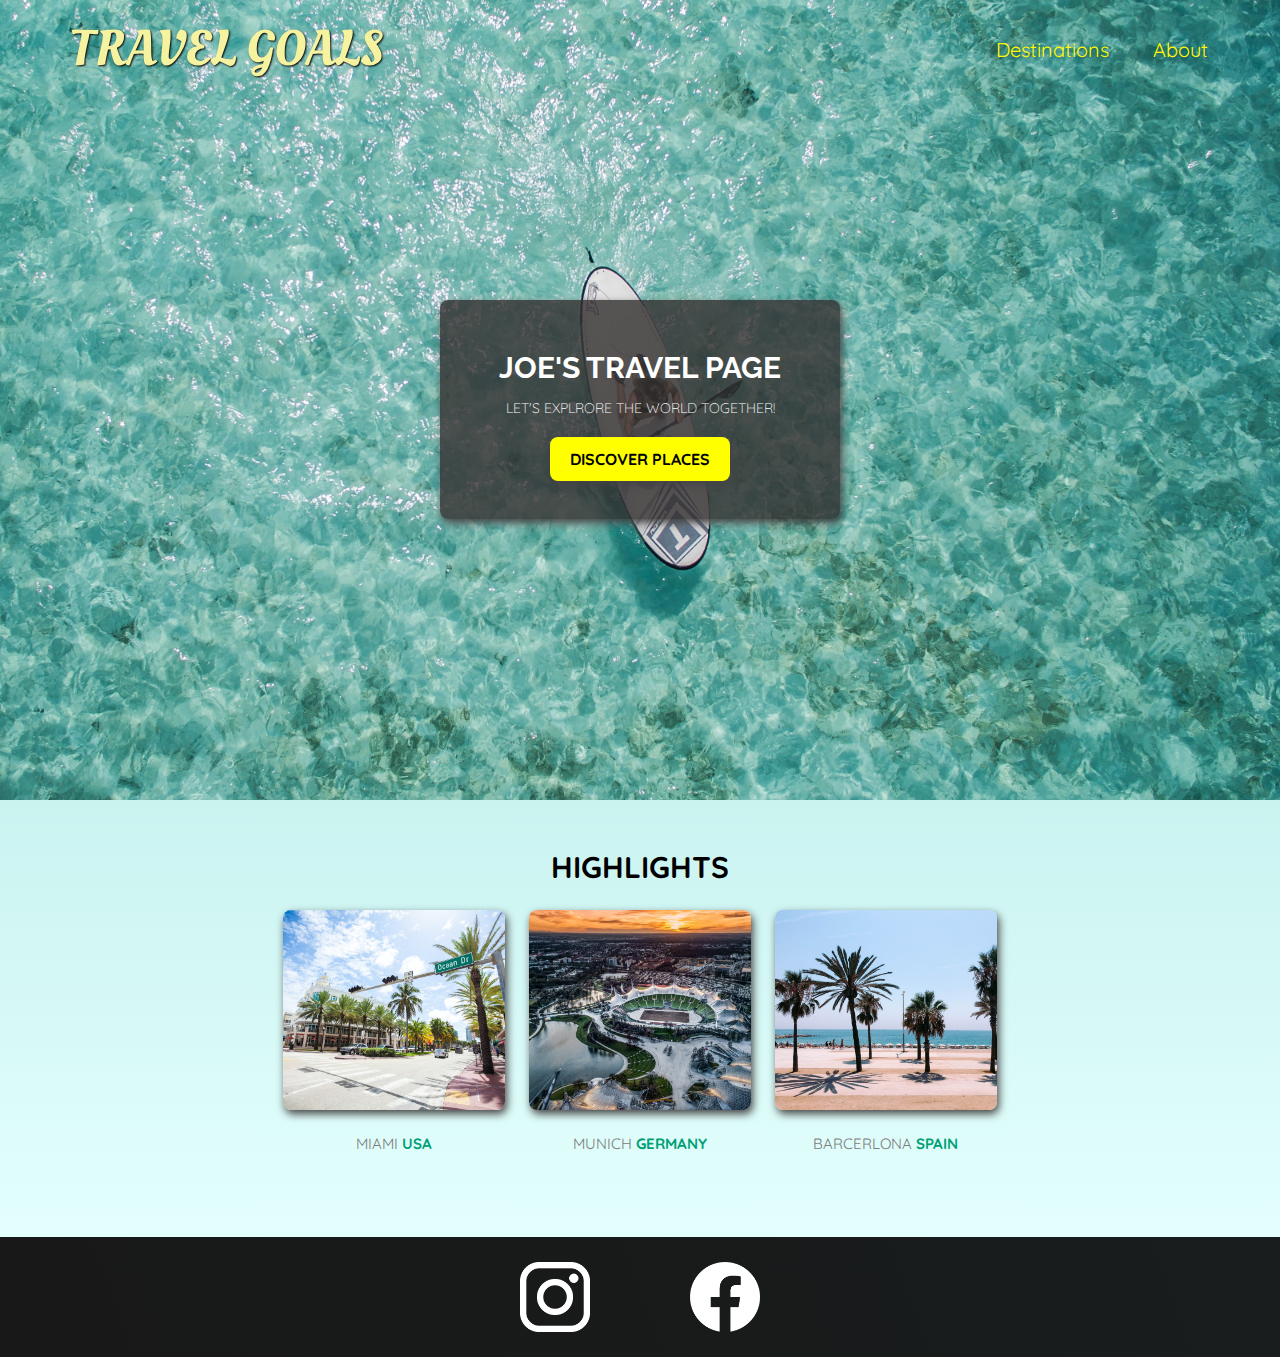
<file: travel_project/index.html>
<!DOCTYPE html>
<html lang="en">

<head>
    <meta charset="UTF-8">
    <meta name="viewport" content="width=device-width, initial-scale=1.0">
    <title>Travel Goals</title>
    <link rel="stylesheet"
        href="https://fonts.googleapis.com/css2?family=Oleo+Script:wght@400;700&family=Quicksand:wght@300..700&family=Raleway:ital,wght@0,100..900;1,100..900&display=swap">
    <link rel="stylesheet" href="./style.css">
    <link rel="stylesheet" href="./style2.css">
</head>

<body>
    <header>
        <div id="page-logo">
            <a href="./index.html">Travel Goals</a>
        </div>
        <nav>
            <ul>
                <li><a href="./place.html">Destinations</a></li>
                <li><a href="">About</a></li>
            </ul>
        </nav>
    </header>
    <main>
        <section id="main">
            <div id="main-content">
                <h1>JOE'S TRAVEL PAGE</h1>
                <p>LET'S EXPLRORE THE WORLD TOGETHER!</p>
                <a href="./place.html">DISCOVER PLACES</a>
            </div>
        </section>
        <section id="highlight">
            <h2>HIGHLIGHTS</h2>
            <ul id="des">
                <li class="desti">
                    <img src="./image/miami.jpg" alt="Miami street">
                    <p>Miami <strong>USA</strong></p>
                </li>
                <li class="desti">
                    <img src="./image/munich.jpg" alt="Munich stadium">
                    <p>Munich <strong>GERMANY</strong></p>
                </li>
                <li class="desti">
                    <img src="./image/barcelona.jpg" alt="Beach in barcelona">
                    <p>Barcerlona <strong>SPAIN</strong></p>
                </li>
            </ul>
        </section>
    </main>
    <footer>
        <ul>
            <li>
                <a href="https://www.instagram.com">
                    <img src="./icons/insta.png" alt="">
                </a>
            </li>
            <li>
                <a href="https://www.facebook.com">
                    <img src="./icons/facebook.png" alt="">
                </a>
            </li>
        </ul>
    </footer>
</body>

</html>
</file>
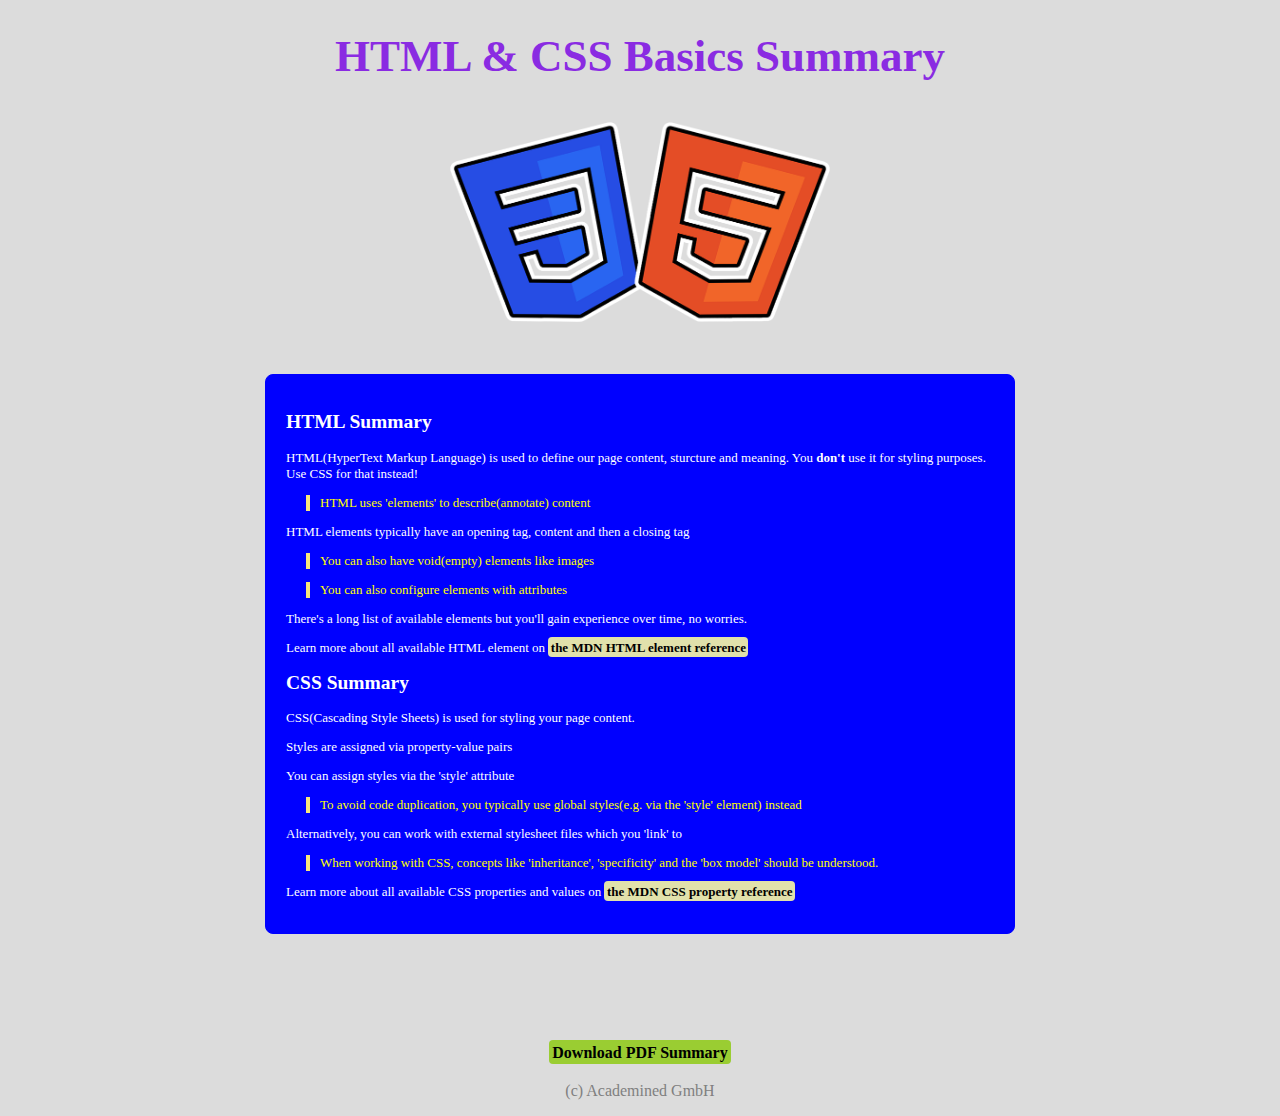
<file: homework/exercise1.html>
<!DOCTYPE html>
<html lang="en">

<head>
    <meta charset="UTF-8">
    <link rel="stylesheet" href="./style1.css">
    <meta name="viewport" content="width=device-width, initial-scale=1.0">
    <title>EXERCISE 1</title>
</head>

<body>
    <div id="header">
        <h1>HTML & CSS Basics Summary</h1>
        <img src="./html-css.png" alt="">
    </div>
    <div id="main-content">
        <ul>
            <li>
                <h2>HTML Summary</h2>
                <p>
                    HTML(HyperText Markup Language) is used to define our page
                    content, sturcture and meaning. You <span style="font-weight: bold">don't</span> use it for
                    styling purposes. Use CSS for that instead!
                </p>
                <p class="hightlight">
                    HTML uses 'elements' to describe(annotate) content
                </p>
                <p>
                    HTML elements typically have an opening tag, content and then a
                    closing tag
                </p>
                <p class="hightlight">
                    You can also have void(empty) elements like images
                </p>
                <p class="hightlight">
                    You can also configure elements with attributes
                </p>
                <p>
                    There's a long list of available elements but you'll gain
                    experience over time, no worries.
                </p>
                <p>Learn more about all available HTML element on
                <a href="https://www.w3schools.com/">the MDN HTML element reference</a></p>
            </li>
            <li>
                <h2>CSS Summary</h2>
                <p>
                    CSS(Cascading Style Sheets) is used for styling your page content.
                </p>
                <p>
                    Styles are assigned via property-value pairs
                </p>
                <p>
                    You can assign styles via the 'style' attribute
                </p>
                <p class="hightlight">
                    To avoid code duplication, you typically use global styles(e.g.
                    via the 'style' element) instead
                </p>
                <p>
                    Alternatively, you can work with external stylesheet files which
                    you 'link' to
                </p>
                <p class="hightlight">
                    When working with CSS, concepts like 'inheritance', 'specificity'
                    and the 'box model' should be understood.
                </p>
                <p>
                    Learn more about all available CSS properties and values on
                    <a href="https://www.w3schools.com/">the MDN CSS property reference</a>
                </p>
            </li>
        </ul>
    </div>
    <div id="footer">
        <a href="https://ww2.cs.fsu.edu/~jayarama/webdev16/Slides/HTML2.pdf">Download PDF Summary</a>
        <p>(c) Academined GmbH</p>
    </div>
</body>

</html>
</file>
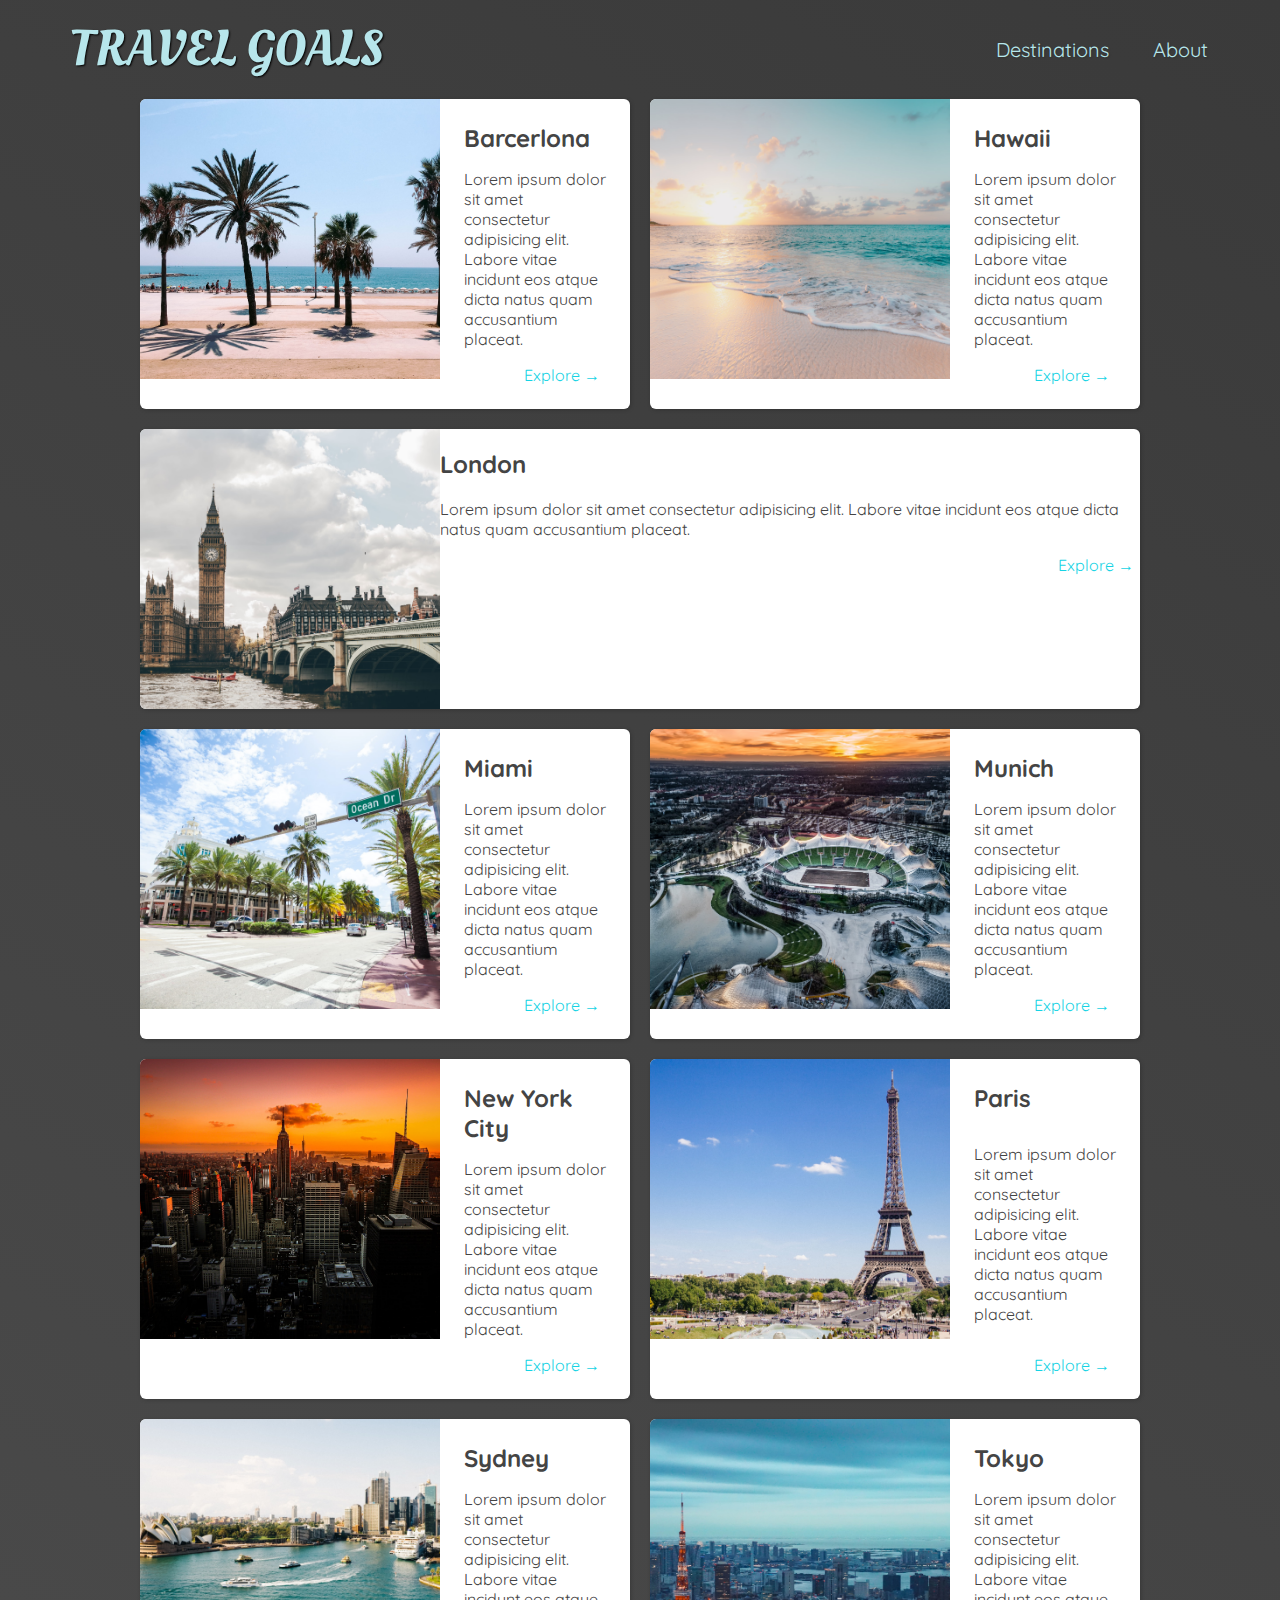
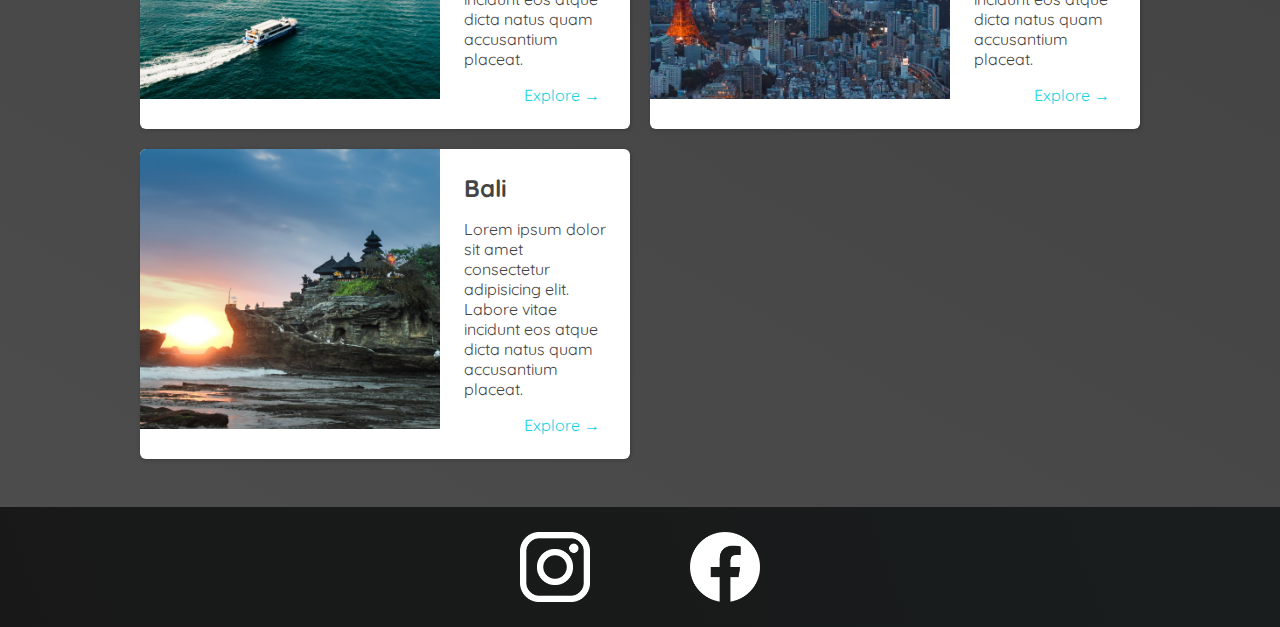
<file: travel_project/place.html>
<!DOCTYPE html>
<html lang="en">

<head>
    <meta charset="UTF-8">
    <meta name="viewport" content="width=\, initial-scale=1.0">
    <title>Travel Goals</title>
    <link rel="stylesheet"
        href="https://fonts.googleapis.com/css2?family=Oleo+Script:wght@400;700&family=Quicksand:wght@300..700&family=Raleway:ital,wght@0,100..900;1,100..900&display=swap">
    <link rel="stylesheet" href="./style2.css">
    <link rel="stylesheet" href="./page.css">
</head>

<body>
    <header>
        <div id="page-logo">
            <a href="./index.html">Travel Goals</a>
        </div>
        <nav>
            <ul>
                <li><a href="./place.html">Destinations</a></li>
                <li><a href="">About</a></li>
            </ul>
        </nav>
    </header>
    <main>
        <ul>
            <li>
                <img src="./image/barcelona.jpg" alt="Beach in barcelona">
                <section class="item-content">
                    <h2>Barcerlona</h2>
                    <p>Lorem ipsum dolor sit amet consectetur adipisicing elit. Labore
                        vitae incidunt eos atque dicta natus quam accusantium placeat.
                    </p>
                    <section class="actions">
                        <a href="https://vi.wikipedia.org/wiki/Barcelona">Explore &rarr;</a>
                    </section>
                </section>
            </li>
            <li>
                <img src="./image/hawaii.jpg" alt="Beach in Hawaii">
                <section class="item-content">
                    <h2>Hawaii</h2>
                    <p>Lorem ipsum dolor sit amet consectetur adipisicing elit. Labore
                        vitae incidunt eos atque dicta natus quam accusantium placeat.
                    </p>
                    <section class="actions">
                        <a href="https://vi.wikipedia.org/wiki/Hawaii">Explore &rarr;</a>
                    </section>
                </section>
            </li>
            <li>
                <img src="./image/london.jpg" alt="London">
                <section id="item-content">
                    <h2>London</h2>
                    <p>Lorem ipsum dolor sit amet consectetur adipisicing elit. Labore
                        vitae incidunt eos atque dicta natus quam accusantium placeat.
                    </p>
                    <section class="actions">
                        <a href="https://vi.wikipedia.org/wiki/Lu%C3%A2n_%C4%90%C3%B4n">Explore &rarr;</a>
                    </section>
                </section>
            </li>
            <li>
                <img src="./image/miami.jpg" alt="Miami">
                <section class="item-content">
                    <h2>Miami</h2>
                    <p>Lorem ipsum dolor sit amet consectetur adipisicing elit. Labore
                        vitae incidunt eos atque dicta natus quam accusantium placeat.
                    </p>
                    <section class="actions">
                        <a href="https://vi.wikipedia.org/wiki/Miami">Explore &rarr;</a>
                    </section>
                </section>
            </li>
            <li>
                <img src="./image/munich.jpg" alt="Munich">
                <section class="item-content">
                    <h2>Munich</h2>
                    <p>Lorem ipsum dolor sit amet consectetur adipisicing elit. Labore
                        vitae incidunt eos atque dicta natus quam accusantium placeat.
                    </p>
                    <section class="actions">
                        <a href="https://vi.wikipedia.org/wiki/M%C3%BCnchen">Explore &rarr;</a>
                    </section>
                </section>
            </li>
            <li>
                <img src="./image/new-york-city.jpg" alt="New York">
                <section class="item-content">
                    <h2>New York City</h2>
                    <p>Lorem ipsum dolor sit amet consectetur adipisicing elit. Labore
                        vitae incidunt eos atque dicta natus quam accusantium placeat.
                    </p>
                    <section class="actions">
                        <a href="https://vi.wikipedia.org/wiki/New_York_(ti%E1%BB%83u_bang)">Explore &rarr;</a>
                    </section>
                </section>
            </li>
            <li>
                <img src="./image/paris.jpg" alt="Paris">
                <section class="item-content">
                    <h2>Paris</h2>
                    <p>Lorem ipsum dolor sit amet consectetur adipisicing elit. Labore
                        vitae incidunt eos atque dicta natus quam accusantium placeat.
                    </p>
                    <section class="actions">
                        <a href="https://vi.wikipedia.org/wiki/Paris">Explore &rarr;</a>
                    </section>
                </section>
            </li>
            <li>
                <img src="./image/sydney.jpg" alt="Sydney">
                <section class="item-content">
                    <h2>Sydney</h2>
                        <p>Lorem ipsum dolor sit amet consectetur adipisicing elit. Labore
                            vitae incidunt eos atque dicta natus quam accusantium placeat.
                        </p>
                        <section class="actions">
                            <a href="https://vi.wikipedia.org/wiki/Sydney">Explore &rarr;</a>
                        </section>
                </section>
            </li>
            <li>
                <img src="./image/tokyo.jpg" alt="Tokyo">
                <section class="item-content">
                    <h2>Tokyo</h2>
                    <p>Lorem ipsum dolor sit amet consectetur adipisicing elit. Labore
                        vitae incidunt eos atque dicta natus quam accusantium placeat.
                    </p>
                    <section class="actions">
                        <a href="https://vi.wikipedia.org/wiki/Tokyo">Explore &rarr;</a>
                    </section>
                </section>
            </li>
            <li>
                <img src="./image/bali.jpg" alt="Bali">
                <section class="item-content">
                    <h2>Bali</h2>
                    <p>Lorem ipsum dolor sit amet consectetur adipisicing elit. Labore
                        vitae incidunt eos atque dicta natus quam accusantium placeat.
                    </p>
                    <section class="actions">
                        <a href="https://vi.wikipedia.org/wiki/Bali">Explore &rarr;</a>
                    </section>
                </section>
            </li>
        </ul>
    </main>
    <footer>
        <ul>
            <li>
                <a href="https://www.instagram.com">
                    <img src="./icons/insta.png" alt="">
                </a>
            </li>
            <li>
                <a href="https://www.facebook.com">
                    <img src="./icons/facebook.png" alt="">
                </a>
            </li>
        </ul>
    </footer>
</body>

</html>
</file>
<file: travel_project/style.css>
#main{
    background-image: url(./image/ocean.jpg);
    height: 800px;
    background-size: cover;
    background-position: center;
}
#main-content{
    text-align: center;
    border-radius: 8px;
    box-shadow: 2px 4px 8px rgb(68, 67, 67);
    position: relative;
    width: 400px;
    padding: 50px 0;
    top: 300px;
    margin: 0 auto;
    background-color: rgba(51, 47, 47, 0.8);
}
#main-content h1{
    color: white;
    margin: 0;
    text-transform: uppercase;
    font-size: 30px;
    font-family: "Raleway", sans-serif;
}
#main-content p{
    color: white;
    font-size: 14px;
    font-weight: 300;
    margin-bottom: 32px;
}
#main-content a{
    font-weight: bold;
    text-decoration: none;
    background-color: yellow;
    color: black;
    border-radius: 8px;
    box-shadow: 2px 4px 8px rgb(68, 67, 67);
    padding: 12px 20px;
}
#main-content a:hover{
    background-color: yellowgreen;
}
#highlight{
   padding: 24px;
   background : linear-gradient(0deg,rgb(227,255,253),rgb(202,243,240));
}
#highlight h2{
    text-align: center;
    margin: 24px 0;
    color: black;
    font-size: 30px;
    text-transform: uppercase;
}
ul{
    list-style: none;
}
#des{
    display: flex;
    justify-content: center;
    width: 90%;
    margin: auto;
    margin-bottom: 40px;
}
.desti{
    margin: 0 12px;
    text-transform: uppercase;
    width: 20%;
}
.desti img{
    height: 200px;
    width: 100%;
    object-fit: cover;
    border-radius: 8px;
    box-shadow: 2px 4px 8px rgb(68, 67, 67);
}
.desti p{
    text-align: center;
    font-size: 15px;
    color: rgb(124, 123, 123);
    margin: 20px 0;
}
.desti strong{
    color: rgb(0,160,117);
}
</file>
<file: travel_project/style2.css>
body {
    font-family: "Quicksand", sans-serif;
    margin: 0;
  }
  
  ul {
    list-style: none;
    margin: 0;
    padding: 0;
  }
  
  header {
    display: flex;
    justify-content: space-between;
    align-items: center;
    padding: 15px 60px;
    position: absolute;
    width: 100%;
    top: 0;
    left: 0;
    box-sizing: border-box;
  }
  
  #page-logo a {
    padding: 10px;
    font-family: "Oleo Script", sans-serif;
    color: rgb(245, 243, 160);
    font-size: 50px;
    text-decoration: none;
    text-transform: uppercase;
    text-shadow: 1px 1px 2px rgb(0, 0, 0);
  }
  
  header ul {
    display: flex;
  }
  
  header li {
    margin-left: 20px;
  }
  
  header a {
    color: rgb(255, 251, 0);
    text-decoration: none;
    font-size: 20px;
    padding: 12px;
    text-shadow: 1px 1px 2px rgba(0, 0, 0, 0.2);
    border-radius: 6px;
  }
  
  header nav a:hover {
    color: rgb(77, 77, 77);
    background-color: rgb(255, 251, 0);
  }
  
  footer {
    background: linear-gradient(70deg, rgb(24, 24,24), rgb(25, 29, 29));
    padding: 25px 0;
  }
  
  footer ul {
    display: flex;
    justify-content: center;
  }
  
  footer li {
    width: 70px;
    height: 70px;
    margin: 0 50px;
  }
  
  footer img {
    width: 100%;
    height: 100%;
  }
</file>
<file: homework/style1.css>
#header h1{
    font-size: 45px;
    color: blueviolet;
}
#header img{
    width: 380px;
    height: 200px;
    margin-top: 10px;
}
body{
    background-color: gainsboro;
    text-align: center;
}
#main-content ul{
    font-size: small;
    background-color: blue;
    color: white;
    text-align: left;
    list-style: none;
    border: 1px solid blue;
    border-radius: 8px;
    padding: 20px;
}
#main-content ul a{
    color: black;
    background-color: rgb(225, 225, 171);
    border-radius: 4px;
    padding: 2.5px;
    font-weight: bold;
    text-decoration: none;
}
#main-content{
    width: 750px;
    padding: 25px;
    margin: 100px auto 72px auto;
    margin-top: 10px;
}
#footer a{
    color: black;
    background-color: yellowgreen;
    border-radius: 4px;
    padding: 3.5px;
    font-weight: bold;
    text-decoration: none;
}
#footer p{
    margin-top: 20px;
    color: gray;
}
.hightlight{
    color:  yellow;
    margin-left: 20px;
    border-left: 4px solid rgb(247, 230, 124);
    padding-left: 10px;
}
</file>
<file: travel_project/page.css>
body{
    background: linear-gradient(30deg, rgb(77, 77, 77), rgb(58, 58, 58));
    color: rgb(68, 68, 68);
}
#page-logo a{
    color: rgb(183, 230, 235);
}
header{
    position: static;
}
header a{
    color: rgb(183, 230, 235);
}
header nav a:hover{
    background-color: rgb(183, 230, 235);
    color: rgb(59, 59, 59);
}
main ul{
    width: 1000px;
    margin: 0 auto 48px auto;
    display: grid;
    grid-template-columns: 1fr 1fr;
    gap: 20px 20px;
}
li:nth-of-type(3){
    grid-column: 1/span 2;
}
main li {
    display: flex;
    background-color: white;
    box-shadow: 1px 1px 4px rgba(0, 0, 0, 0.2);
    border-radius: 6px;
    overflow: hidden;
  }
  
  main li img {
    width: 300px;
    height: 280px;
    object-fit: cover;
  }
  
  .item-content {
    padding: 24px;
    display: flex;
    flex-direction: column;
    justify-content: space-between;
  }
  
  .item-content h2 {
    margin: 0;
  }
  
  .actions {
    text-align: right;
  }
  
  .actions a {
    text-decoration: none;
    padding: 6px;
    color: rgb(22, 211, 228);
    border-radius: 5px;
  }
  
  .actions a:hover {
    background-color: rgb(235, 253, 255);
  }
</file>
